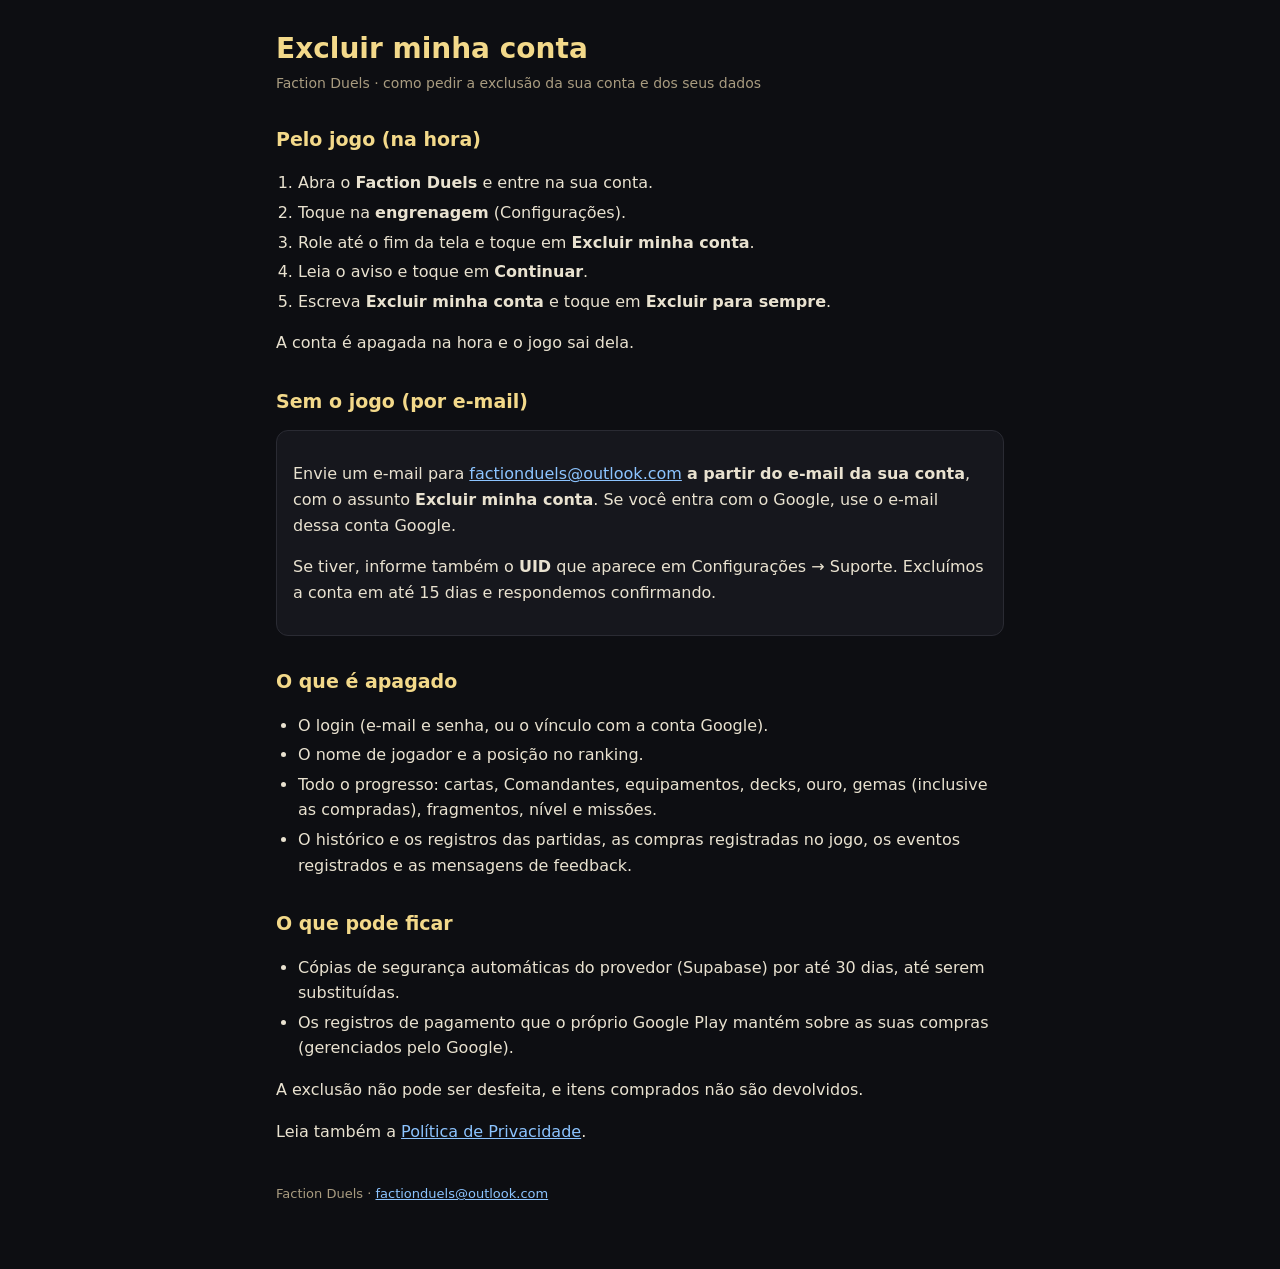
<file: excluir-conta/index.html>
<!doctype html>
<html lang="pt-BR">
<head>
<meta charset="utf-8">
<meta name="viewport" content="width=device-width, initial-scale=1">
<title>Excluir minha conta · Faction Duels</title>
<link rel="stylesheet" href="../legal.css">
</head>
<body>
<main>
<h1>Excluir minha conta</h1>
<p class="sub">Faction Duels · como pedir a exclusão da sua conta e dos seus dados</p>

<h2>Pelo jogo (na hora)</h2>
<ol>
<li>Abra o <b>Faction Duels</b> e entre na sua conta.</li>
<li>Toque na <b>engrenagem</b> (Configurações).</li>
<li>Role até o fim da tela e toque em <b>Excluir minha conta</b>.</li>
<li>Leia o aviso e toque em <b>Continuar</b>.</li>
<li>Escreva <b>Excluir minha conta</b> e toque em <b>Excluir para sempre</b>.</li>
</ol>
<p>A conta é apagada na hora e o jogo sai dela.</p>

<h2>Sem o jogo (por e-mail)</h2>
<div class="box">
<p>Envie um e-mail para <a href="mailto:factionduels@outlook.com?subject=Excluir%20minha%20conta">factionduels@outlook.com</a> <b>a partir do e-mail da sua conta</b>, com o assunto <b>Excluir minha conta</b>. Se você entra com o Google, use o e-mail dessa conta Google.</p>
<p>Se tiver, informe também o <b>UID</b> que aparece em Configurações → Suporte. Excluímos a conta em até 15 dias e respondemos confirmando.</p>
</div>

<h2>O que é apagado</h2>
<ul>
<li>O login (e-mail e senha, ou o vínculo com a conta Google).</li>
<li>O nome de jogador e a posição no ranking.</li>
<li>Todo o progresso: cartas, Comandantes, equipamentos, decks, ouro, gemas (inclusive as compradas), fragmentos, nível e missões.</li>
<li>O histórico e os registros das partidas, as compras registradas no jogo, os eventos registrados e as mensagens de feedback.</li>
</ul>

<h2>O que pode ficar</h2>
<ul>
<li>Cópias de segurança automáticas do provedor (Supabase) por até 30 dias, até serem substituídas.</li>
<li>Os registros de pagamento que o próprio Google Play mantém sobre as suas compras (gerenciados pelo Google).</li>
</ul>
<p>A exclusão não pode ser desfeita, e itens comprados não são devolvidos.</p>

<p>Leia também a <a href="../privacidade/">Política de Privacidade</a>.</p>
<footer>Faction Duels · <a href="mailto:factionduels@outlook.com">factionduels@outlook.com</a></footer>
</main>
</body>
</html>
</file>
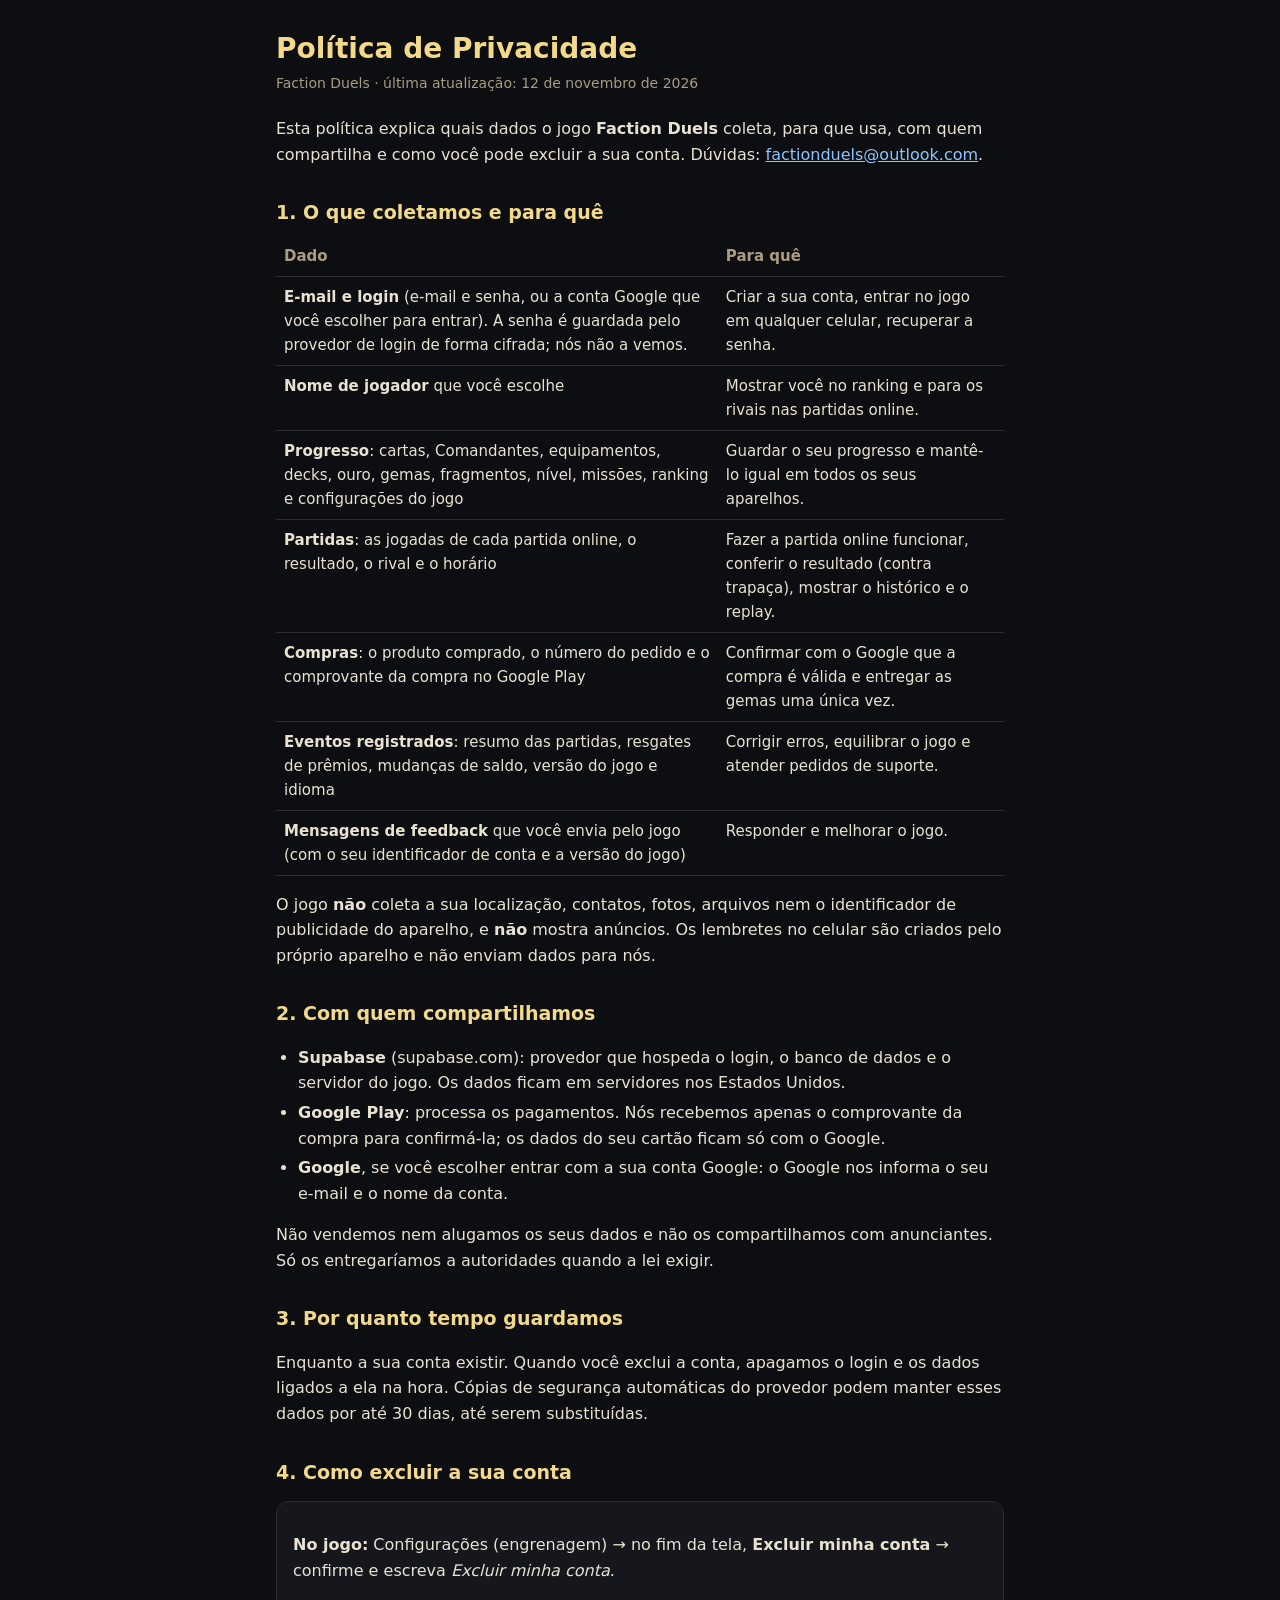
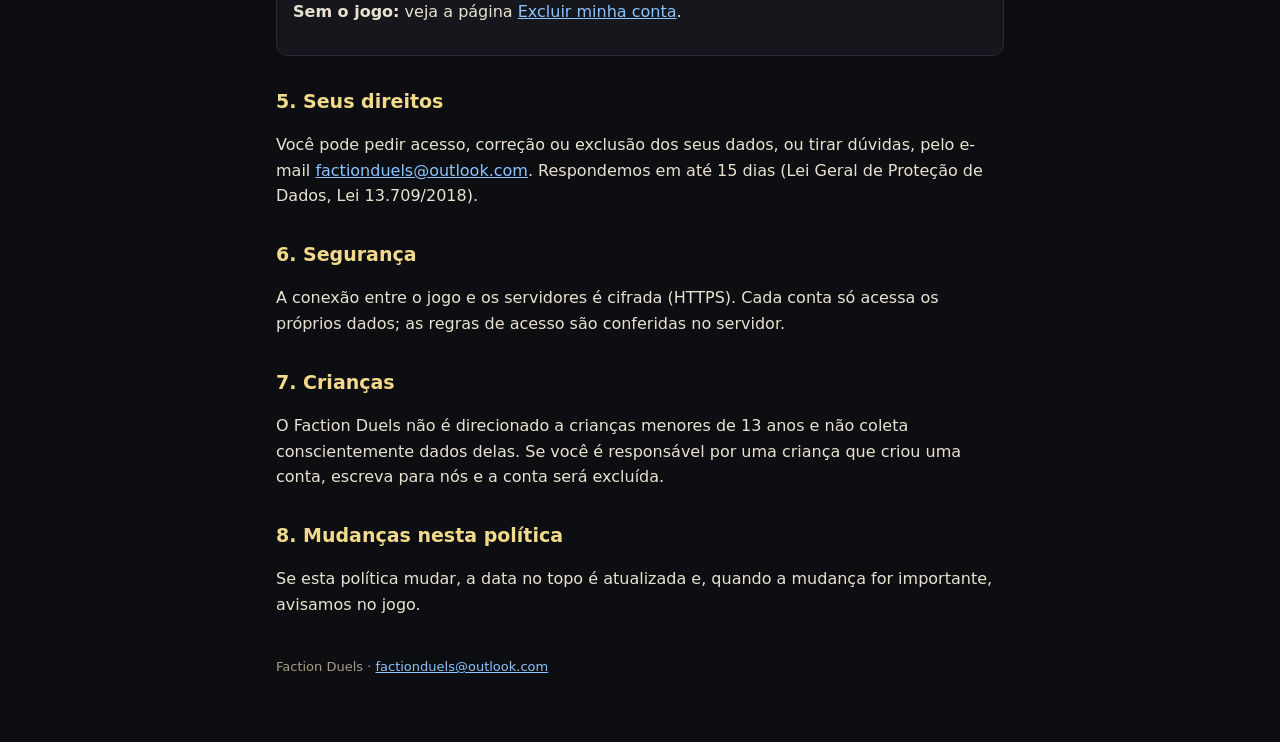
<file: privacidade/index.html>
<!doctype html>
<html lang="pt-BR">
<head>
<meta charset="utf-8">
<meta name="viewport" content="width=device-width, initial-scale=1">
<title>Política de Privacidade · Faction Duels</title>
<link rel="stylesheet" href="../legal.css">
</head>
<body>
<main>
<h1>Política de Privacidade</h1>
<p class="sub">Faction Duels · última atualização: 12 de novembro de 2026</p>

<p>Esta política explica quais dados o jogo <b>Faction Duels</b> coleta, para que usa, com quem compartilha e como você pode excluir a sua conta. Dúvidas: <a href="mailto:factionduels@outlook.com">factionduels@outlook.com</a>.</p>

<h2>1. O que coletamos e para quê</h2>
<table>
<tr><th>Dado</th><th>Para quê</th></tr>
<tr><td><b>E-mail e login</b> (e-mail e senha, ou a conta Google que você escolher para entrar). A senha é guardada pelo provedor de login de forma cifrada; nós não a vemos.</td><td>Criar a sua conta, entrar no jogo em qualquer celular, recuperar a senha.</td></tr>
<tr><td><b>Nome de jogador</b> que você escolhe</td><td>Mostrar você no ranking e para os rivais nas partidas online.</td></tr>
<tr><td><b>Progresso</b>: cartas, Comandantes, equipamentos, decks, ouro, gemas, fragmentos, nível, missões, ranking e configurações do jogo</td><td>Guardar o seu progresso e mantê-lo igual em todos os seus aparelhos.</td></tr>
<tr><td><b>Partidas</b>: as jogadas de cada partida online, o resultado, o rival e o horário</td><td>Fazer a partida online funcionar, conferir o resultado (contra trapaça), mostrar o histórico e o replay.</td></tr>
<tr><td><b>Compras</b>: o produto comprado, o número do pedido e o comprovante da compra no Google Play</td><td>Confirmar com o Google que a compra é válida e entregar as gemas uma única vez.</td></tr>
<tr><td><b>Eventos registrados</b>: resumo das partidas, resgates de prêmios, mudanças de saldo, versão do jogo e idioma</td><td>Corrigir erros, equilibrar o jogo e atender pedidos de suporte.</td></tr>
<tr><td><b>Mensagens de feedback</b> que você envia pelo jogo (com o seu identificador de conta e a versão do jogo)</td><td>Responder e melhorar o jogo.</td></tr>
</table>
<p>O jogo <b>não</b> coleta a sua localização, contatos, fotos, arquivos nem o identificador de publicidade do aparelho, e <b>não</b> mostra anúncios. Os lembretes no celular são criados pelo próprio aparelho e não enviam dados para nós.</p>

<h2>2. Com quem compartilhamos</h2>
<ul>
<li><b>Supabase</b> (supabase.com): provedor que hospeda o login, o banco de dados e o servidor do jogo. Os dados ficam em servidores nos Estados Unidos.</li>
<li><b>Google Play</b>: processa os pagamentos. Nós recebemos apenas o comprovante da compra para confirmá-la; os dados do seu cartão ficam só com o Google.</li>
<li><b>Google</b>, se você escolher entrar com a sua conta Google: o Google nos informa o seu e-mail e o nome da conta.</li>
</ul>
<p>Não vendemos nem alugamos os seus dados e não os compartilhamos com anunciantes. Só os entregaríamos a autoridades quando a lei exigir.</p>

<h2>3. Por quanto tempo guardamos</h2>
<p>Enquanto a sua conta existir. Quando você exclui a conta, apagamos o login e os dados ligados a ela na hora. Cópias de segurança automáticas do provedor podem manter esses dados por até 30 dias, até serem substituídas.</p>

<h2>4. Como excluir a sua conta</h2>
<div class="box">
<p><b>No jogo:</b> Configurações (engrenagem) → no fim da tela, <b>Excluir minha conta</b> → confirme e escreva <i>Excluir minha conta</i>.</p>
<p><b>Sem o jogo:</b> veja a página <a href="../excluir-conta/">Excluir minha conta</a>.</p>
</div>

<h2>5. Seus direitos</h2>
<p>Você pode pedir acesso, correção ou exclusão dos seus dados, ou tirar dúvidas, pelo e-mail <a href="mailto:factionduels@outlook.com">factionduels@outlook.com</a>. Respondemos em até 15 dias (Lei Geral de Proteção de Dados, Lei 13.709/2018).</p>

<h2>6. Segurança</h2>
<p>A conexão entre o jogo e os servidores é cifrada (HTTPS). Cada conta só acessa os próprios dados; as regras de acesso são conferidas no servidor.</p>

<h2>7. Crianças</h2>
<p>O Faction Duels não é direcionado a crianças menores de 13 anos e não coleta conscientemente dados delas. Se você é responsável por uma criança que criou uma conta, escreva para nós e a conta será excluída.</p>

<h2>8. Mudanças nesta política</h2>
<p>Se esta política mudar, a data no topo é atualizada e, quando a mudança for importante, avisamos no jogo.</p>

<footer>Faction Duels · <a href="mailto:factionduels@outlook.com">factionduels@outlook.com</a></footer>
</main>
</body>
</html>
</file>
<file: legal.css>
/* Páginas públicas do Faction Duels (política de privacidade e exclusão de conta) */
:root { --bg: #0d0e12; --card: #16171d; --fg: #e9e2d0; --mut: #a99c80; --gold: #f3d98a; --line: #2a2b33; }
* { box-sizing: border-box; }
body { margin: 0; background: var(--bg); color: var(--fg); font: 16px/1.6 system-ui, -apple-system, "Segoe UI", Roboto, sans-serif; }
main { max-width: 760px; margin: 0 auto; padding: 32px 16px 64px; }
h1 { font-size: 28px; line-height: 1.2; margin: 0 0 6px; color: var(--gold); }
h2 { font-size: 19px; margin: 30px 0 8px; color: var(--gold); }
p, li { color: var(--fg); }
.sub { color: var(--mut); margin: 0 0 22px; font-size: 14px; }
ul, ol { padding-left: 22px; }
li { margin: 4px 0; }
.box { background: var(--card); border: 1px solid var(--line); border-radius: 12px; padding: 14px 16px; margin: 14px 0; }
a { color: #8cc4ff; }
table { width: 100%; border-collapse: collapse; font-size: 15px; }
th, td { text-align: left; vertical-align: top; padding: 8px; border-bottom: 1px solid var(--line); }
th { color: var(--mut); font-weight: 600; }
footer { margin-top: 40px; color: var(--mut); font-size: 13px; }
</file>
